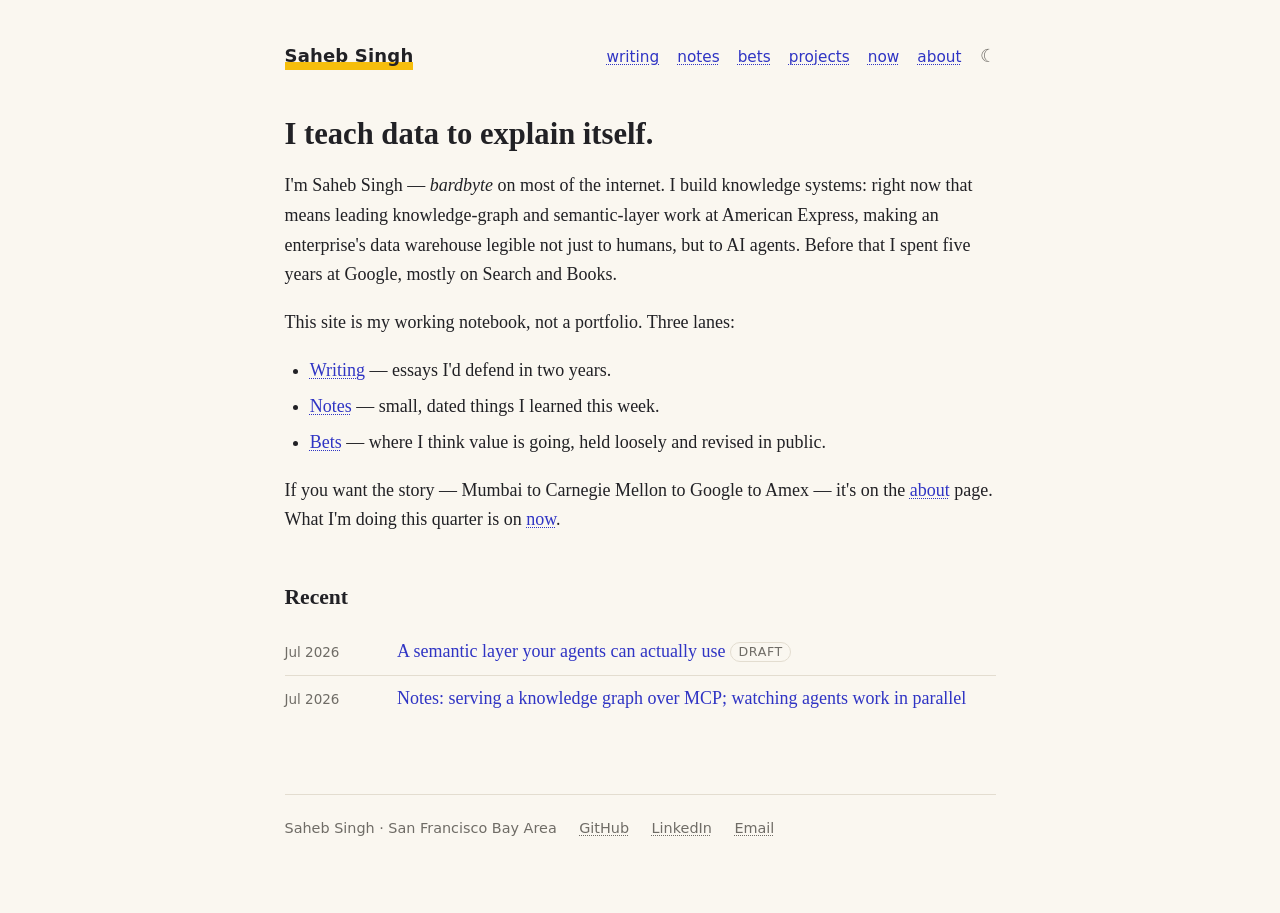
<file: index.html>
<!DOCTYPE html>
<html lang="en">

<head>
    <meta charset="UTF-8">
    <meta name="viewport" content="width=device-width, initial-scale=1">
    <title>Saheb Singh</title>
    <meta name="description"
        content="Saheb Singh (bardbyte). I build knowledge systems — semantic layers and knowledge graphs that make enterprise data legible to humans and AI agents. Essays, notes, and bets.">
    <link rel="canonical" href="https://bardbyte.github.io/">
    <meta property="og:title" content="Saheb Singh">
    <meta property="og:description"
        content="Essays, notes, and bets from an engineer building knowledge systems for humans and AI agents.">
    <meta property="og:url" content="https://bardbyte.github.io/">
    <meta property="og:type" content="website">
    <link rel="icon" type="image/svg+xml" href="./assets/favicon.svg">
    <link rel="stylesheet" href="./style.css">
    <script>(function () { var t = localStorage.getItem('theme'); if (t === 'dark' || (!t && window.matchMedia('(prefers-color-scheme: dark)').matches)) document.documentElement.classList.add('dark'); })();</script>
</head>

<body>
    <div class="page">
        <header class="site-header">
            <a class="wordmark" href="./">Saheb Singh</a>
            <nav class="site-nav" aria-label="Site">
                <a href="./writing/">writing</a>
                <a href="./notes/">notes</a>
                <a href="./bets/">bets</a>
                <a href="./projects/">projects</a>
                <a href="./now/">now</a>
                <a href="./about/">about</a>
                <button id="theme-toggle" type="button" aria-label="Switch theme">☾</button>
            </nav>
        </header>

        <main>
            <h1>I teach data to explain itself.</h1>

            <p>I'm Saheb Singh — <em>bardbyte</em> on most of the internet. I build knowledge
                systems: right now that means leading knowledge-graph and semantic-layer work at
                American Express, making an enterprise's data warehouse legible not just to
                humans, but to AI agents. Before that I spent five years at Google, mostly on
                Search and Books.</p>

            <p>This site is my working notebook, not a portfolio. Three lanes:</p>

            <ul>
                <li><a href="./writing/">Writing</a> — essays I'd defend in two years.</li>
                <li><a href="./notes/">Notes</a> — small, dated things I learned this week.</li>
                <li><a href="./bets/">Bets</a> — where I think value is going, held loosely and
                    revised in public.</li>
            </ul>

            <p>If you want the story — Mumbai to Carnegie Mellon to Google to Amex — it's on the
                <a href="./about/">about</a> page. What I'm doing this quarter is on
                <a href="./now/">now</a>.</p>

            <h2>Recent</h2>
            <ul class="post-list">
                <li>
                    <span class="date">Jul 2026</span>
                    <span><a href="./writing/semantic-layer-for-agents.html">A semantic layer your agents can actually use</a>
                        <span class="status-tag">draft</span></span>
                </li>
                <li>
                    <span class="date">Jul 2026</span>
                    <span><a href="./notes/">Notes: serving a knowledge graph over MCP; watching agents work in parallel</a></span>
                </li>
            </ul>
        </main>

        <footer class="site-footer">
            <span>Saheb Singh · San Francisco Bay Area</span>
            <a href="https://github.com/bardbyte">GitHub</a>
            <a href="https://linkedin.com/in/ssg">LinkedIn</a>
            <a href="mailto:sahebsinghgandh@gmail.com">Email</a>
        </footer>
    </div>
    <script src="./theme-toggle.js" defer></script>
</body>

</html>
</file>
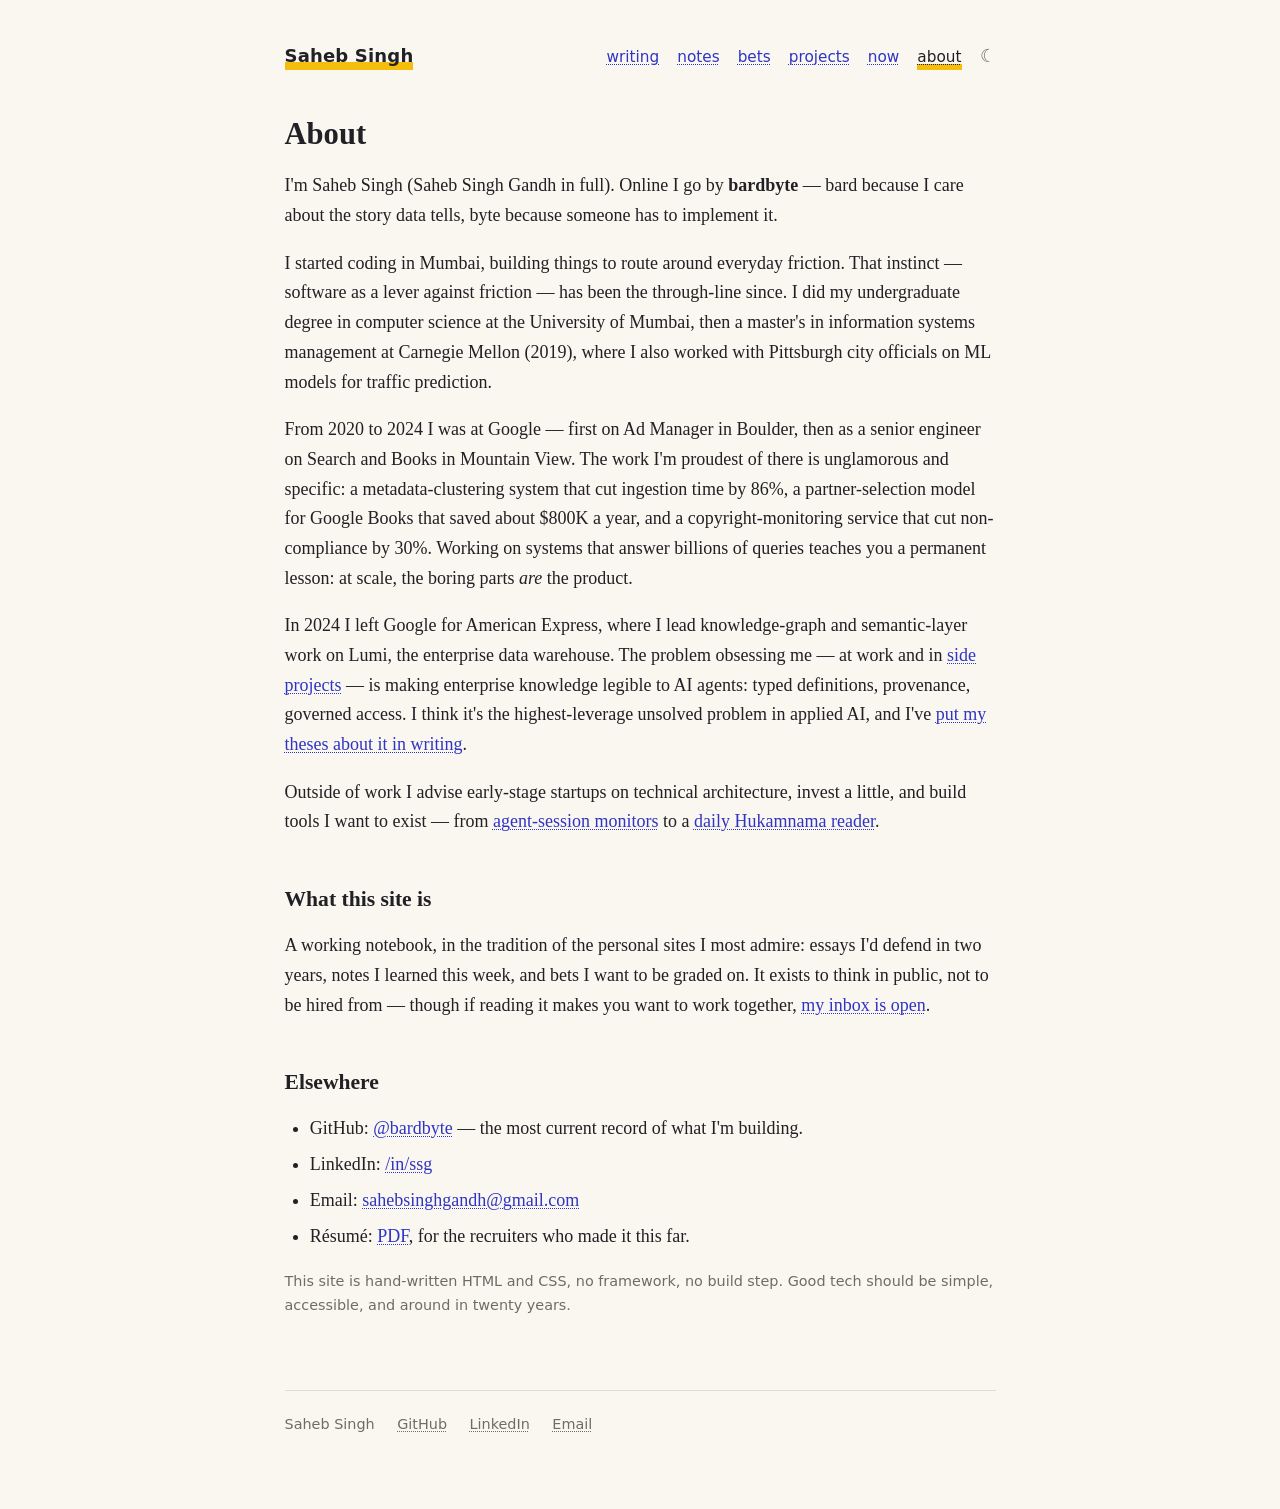
<file: about/index.html>
<!DOCTYPE html>
<html lang="en">

<head>
    <meta charset="UTF-8">
    <meta name="viewport" content="width=device-width, initial-scale=1">
    <title>About · Saheb Singh</title>
    <meta name="description" content="Saheb Singh (bardbyte) — engineer building knowledge systems. Mumbai → Carnegie Mellon → Google Search & Books → American Express.">
    <link rel="canonical" href="https://bardbyte.github.io/about/">
    <link rel="icon" type="image/svg+xml" href="../assets/favicon.svg">
    <link rel="stylesheet" href="../style.css">
    <script>(function () { var t = localStorage.getItem('theme'); if (t === 'dark' || (!t && window.matchMedia('(prefers-color-scheme: dark)').matches)) document.documentElement.classList.add('dark'); })();</script>
</head>

<body>
    <div class="page">
        <header class="site-header">
            <a class="wordmark" href="../">Saheb Singh</a>
            <nav class="site-nav" aria-label="Site">
                <a href="../writing/">writing</a>
                <a href="../notes/">notes</a>
                <a href="../bets/">bets</a>
                <a href="../projects/">projects</a>
                <a href="../now/">now</a>
                <a href="./" aria-current="page">about</a>
                <button id="theme-toggle" type="button" aria-label="Switch theme">☾</button>
            </nav>
        </header>

        <main>
            <h1>About</h1>

            <p>I'm Saheb Singh (Saheb Singh Gandh in full). Online I go by
                <strong>bardbyte</strong> — bard because I care about the story data tells, byte
                because someone has to implement it.</p>

            <p>I started coding in Mumbai, building things to route around everyday friction. That
                instinct — software as a lever against friction — has been the through-line
                since. I did my undergraduate degree in computer science at the University of
                Mumbai, then a master's in information systems management at Carnegie Mellon
                (2019), where I also worked with Pittsburgh city officials on ML models for
                traffic prediction.</p>

            <p>From 2020 to 2024 I was at Google — first on Ad Manager in Boulder, then as a
                senior engineer on Search and Books in Mountain View. The work I'm proudest of
                there is unglamorous and specific: a metadata-clustering system that cut
                ingestion time by 86%, a partner-selection model for Google Books that saved
                about $800K a year, and a copyright-monitoring service that cut non-compliance by
                30%. Working on systems that answer billions of queries teaches you a permanent
                lesson: at scale, the boring parts <em>are</em> the product.</p>

            <p>In 2024 I left Google for American Express, where I lead knowledge-graph and
                semantic-layer work on Lumi, the enterprise data warehouse. The problem obsessing
                me — at work and in <a href="../projects/">side projects</a> — is making
                enterprise knowledge legible to AI agents: typed definitions, provenance,
                governed access. I think it's the highest-leverage unsolved problem in applied
                AI, and I've <a href="../bets/">put my theses about it in writing</a>.</p>

            <p>Outside of work I advise early-stage startups on technical architecture, invest a
                little, and build tools I want to exist — from
                <a href="https://github.com/bardbyte/ClaudeWatch">agent-session monitors</a> to a
                <a href="https://github.com/bardbyte/hukam">daily Hukamnama reader</a>.</p>

            <h2>What this site is</h2>
            <p>A working notebook, in the tradition of the personal sites I most admire: essays I'd
                defend in two years, notes I learned this week, and bets I want to be graded on.
                It exists to think in public, not to be hired from — though if reading it makes
                you want to work together, <a href="mailto:sahebsinghgandh@gmail.com">my inbox is
                open</a>.</p>

            <h2>Elsewhere</h2>
            <ul>
                <li>GitHub: <a href="https://github.com/bardbyte">@bardbyte</a> — the most
                    current record of what I'm building.</li>
                <li>LinkedIn: <a href="https://linkedin.com/in/ssg">/in/ssg</a></li>
                <li>Email: <a href="mailto:sahebsinghgandh@gmail.com">sahebsinghgandh@gmail.com</a></li>
                <li>Résumé: <a href="../assets/saheb_resume.pdf">PDF</a>, for the recruiters who
                    made it this far.</li>
            </ul>

            <p class="meta">This site is hand-written HTML and CSS, no framework, no build step.
                Good tech should be simple, accessible, and around in twenty years.</p>
        </main>

        <footer class="site-footer">
            <span>Saheb Singh</span>
            <a href="https://github.com/bardbyte">GitHub</a>
            <a href="https://linkedin.com/in/ssg">LinkedIn</a>
            <a href="mailto:sahebsinghgandh@gmail.com">Email</a>
        </footer>
    </div>
    <script src="../theme-toggle.js" defer></script>
</body>

</html>
</file>
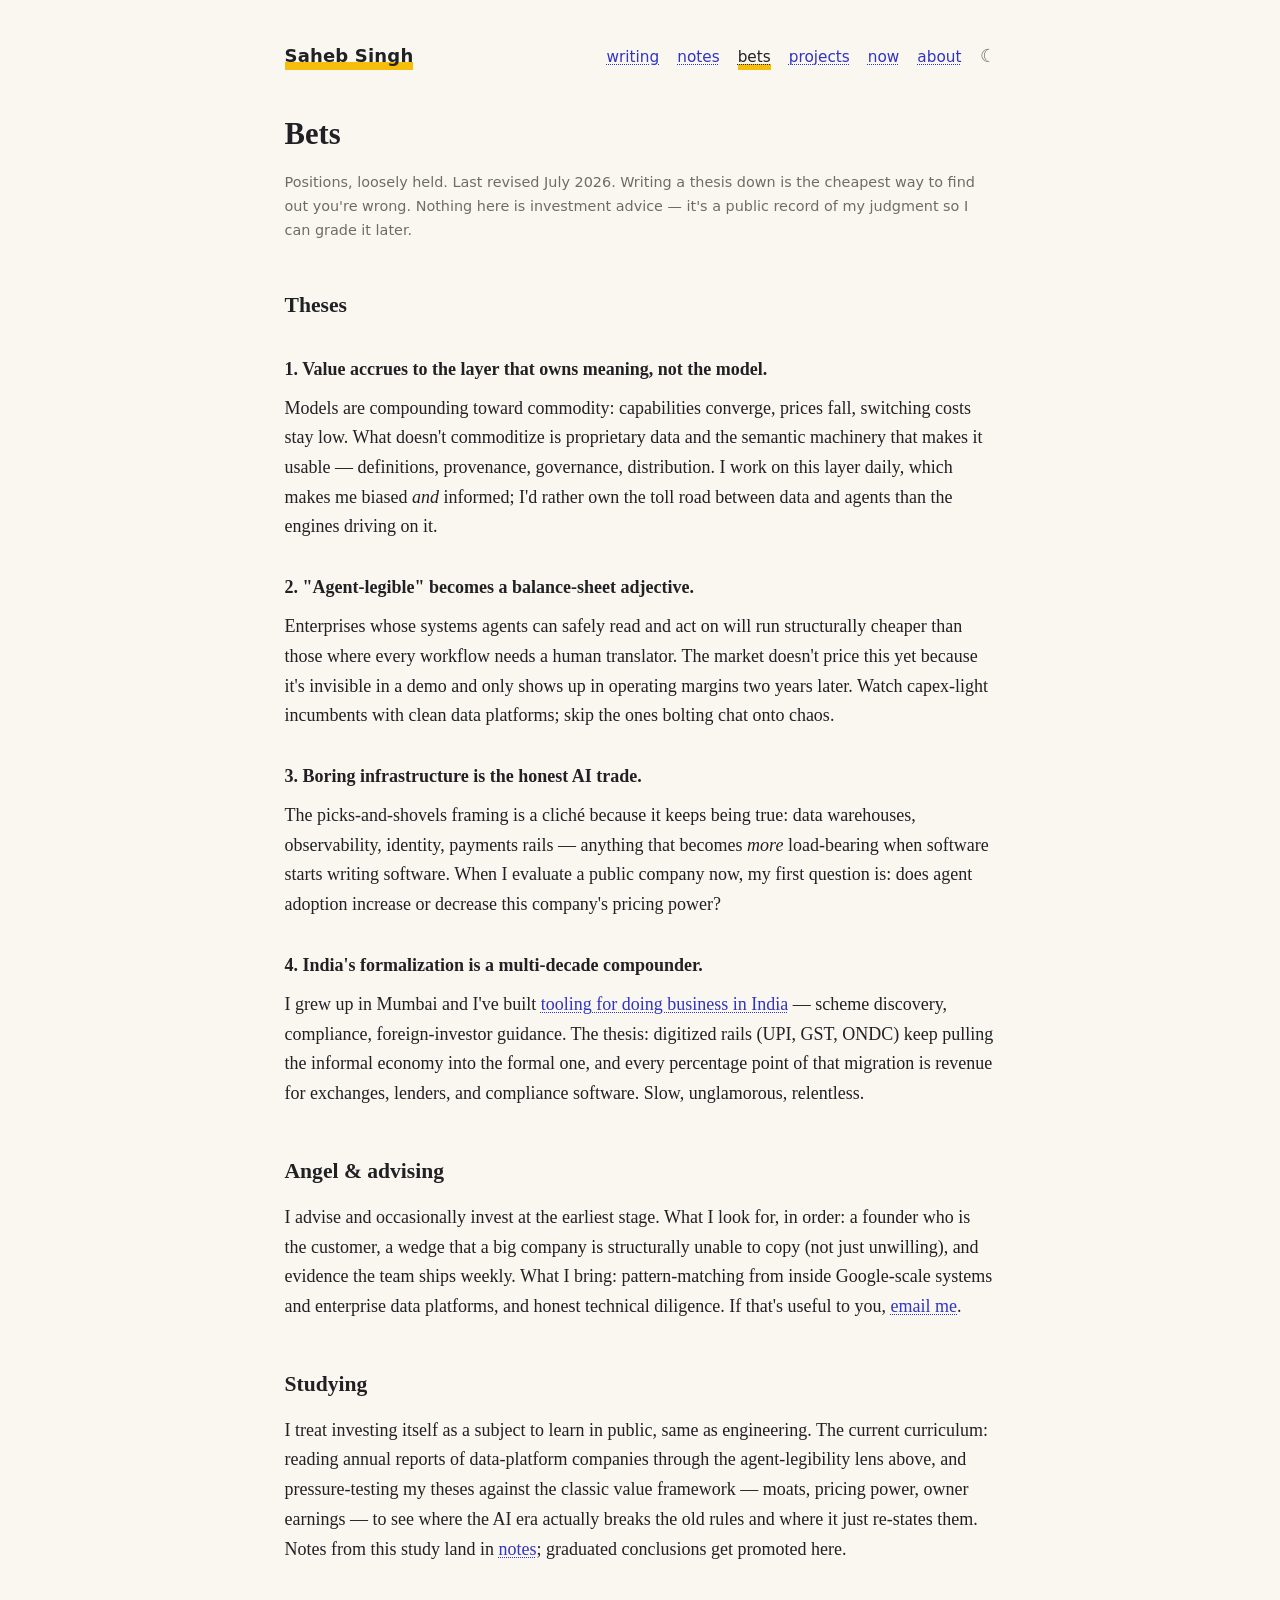
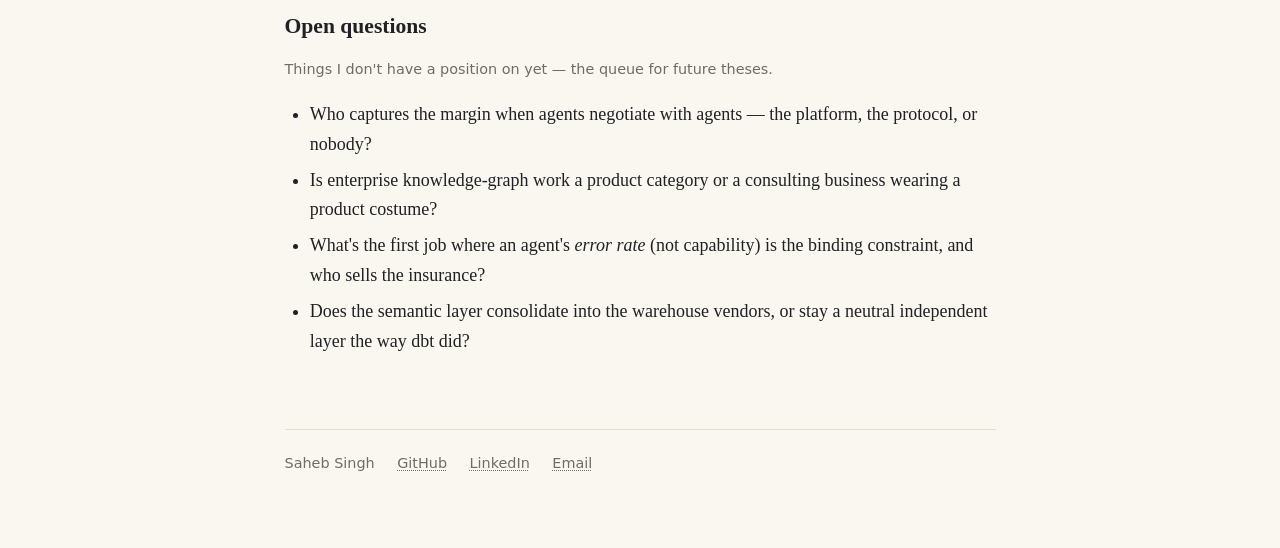
<file: bets/index.html>
<!DOCTYPE html>
<html lang="en">

<head>
    <meta charset="UTF-8">
    <meta name="viewport" content="width=device-width, initial-scale=1">
    <title>Bets · Saheb Singh</title>
    <meta name="description" content="Investment theses and open questions from Saheb Singh (bardbyte) — where value accrues in AI, held loosely and revised in public.">
    <link rel="canonical" href="https://bardbyte.github.io/bets/">
    <link rel="icon" type="image/svg+xml" href="../assets/favicon.svg">
    <link rel="stylesheet" href="../style.css">
    <script>(function () { var t = localStorage.getItem('theme'); if (t === 'dark' || (!t && window.matchMedia('(prefers-color-scheme: dark)').matches)) document.documentElement.classList.add('dark'); })();</script>
</head>

<body>
    <div class="page">
        <header class="site-header">
            <a class="wordmark" href="../">Saheb Singh</a>
            <nav class="site-nav" aria-label="Site">
                <a href="../writing/">writing</a>
                <a href="../notes/">notes</a>
                <a href="./" aria-current="page">bets</a>
                <a href="../projects/">projects</a>
                <a href="../now/">now</a>
                <a href="../about/">about</a>
                <button id="theme-toggle" type="button" aria-label="Switch theme">☾</button>
            </nav>
        </header>

        <main>
            <h1>Bets</h1>
            <p class="meta">Positions, loosely held. Last revised July 2026. Writing a thesis down
                is the cheapest way to find out you're wrong. Nothing here is investment advice —
                it's a public record of my judgment so I can grade it later.</p>

            <h2>Theses</h2>

            <h3>1. Value accrues to the layer that owns meaning, not the model.</h3>
            <p>Models are compounding toward commodity: capabilities converge, prices fall,
                switching costs stay low. What doesn't commoditize is proprietary data and the
                semantic machinery that makes it usable — definitions, provenance, governance,
                distribution. I work on this layer daily, which makes me biased <em>and</em>
                informed; I'd rather own the toll road between data and agents than the engines
                driving on it.</p>

            <h3>2. "Agent-legible" becomes a balance-sheet adjective.</h3>
            <p>Enterprises whose systems agents can safely read and act on will run structurally
                cheaper than those where every workflow needs a human translator. The market
                doesn't price this yet because it's invisible in a demo and only shows up in
                operating margins two years later. Watch capex-light incumbents with clean data
                platforms; skip the ones bolting chat onto chaos.</p>

            <h3>3. Boring infrastructure is the honest AI trade.</h3>
            <p>The picks-and-shovels framing is a cliché because it keeps being true: data
                warehouses, observability, identity, payments rails — anything that becomes
                <em>more</em> load-bearing when software starts writing software. When I evaluate
                a public company now, my first question is: does agent adoption increase or
                decrease this company's pricing power?</p>

            <h3>4. India's formalization is a multi-decade compounder.</h3>
            <p>I grew up in Mumbai and I've built <a href="https://github.com/bardbyte/saarthi-com">tooling
                for doing business in India</a> — scheme discovery, compliance, foreign-investor
                guidance. The thesis: digitized rails (UPI, GST, ONDC) keep pulling the informal
                economy into the formal one, and every percentage point of that migration is
                revenue for exchanges, lenders, and compliance software. Slow, unglamorous,
                relentless.</p>

            <h2>Angel &amp; advising</h2>
            <p>I advise and occasionally invest at the earliest stage. What I look for, in order:
                a founder who is the customer, a wedge that a big company is structurally unable
                to copy (not just unwilling), and evidence the team ships weekly. What I bring:
                pattern-matching from inside Google-scale systems and enterprise data platforms,
                and honest technical diligence. If that's useful to you,
                <a href="mailto:sahebsinghgandh@gmail.com">email me</a>.</p>

            <h2>Studying</h2>
            <p>I treat investing itself as a subject to learn in public, same as engineering. The
                current curriculum: reading annual reports of data-platform companies through the
                agent-legibility lens above, and pressure-testing my theses against the classic
                value framework — moats, pricing power, owner earnings — to see where the AI era
                actually breaks the old rules and where it just re-states them. Notes from this
                study land in <a href="../notes/">notes</a>; graduated conclusions get promoted
                here.</p>

            <h2>Open questions</h2>
            <p class="meta">Things I don't have a position on yet — the queue for future theses.</p>
            <ul>
                <li>Who captures the margin when agents negotiate with agents — the platform, the
                    protocol, or nobody?</li>
                <li>Is enterprise knowledge-graph work a product category or a consulting
                    business wearing a product costume?</li>
                <li>What's the first job where an agent's <em>error rate</em> (not capability)
                    is the binding constraint, and who sells the insurance?</li>
                <li>Does the semantic layer consolidate into the warehouse vendors, or stay a
                    neutral independent layer the way dbt did?</li>
            </ul>
        </main>

        <footer class="site-footer">
            <span>Saheb Singh</span>
            <a href="https://github.com/bardbyte">GitHub</a>
            <a href="https://linkedin.com/in/ssg">LinkedIn</a>
            <a href="mailto:sahebsinghgandh@gmail.com">Email</a>
        </footer>
    </div>
    <script src="../theme-toggle.js" defer></script>
</body>

</html>
</file>
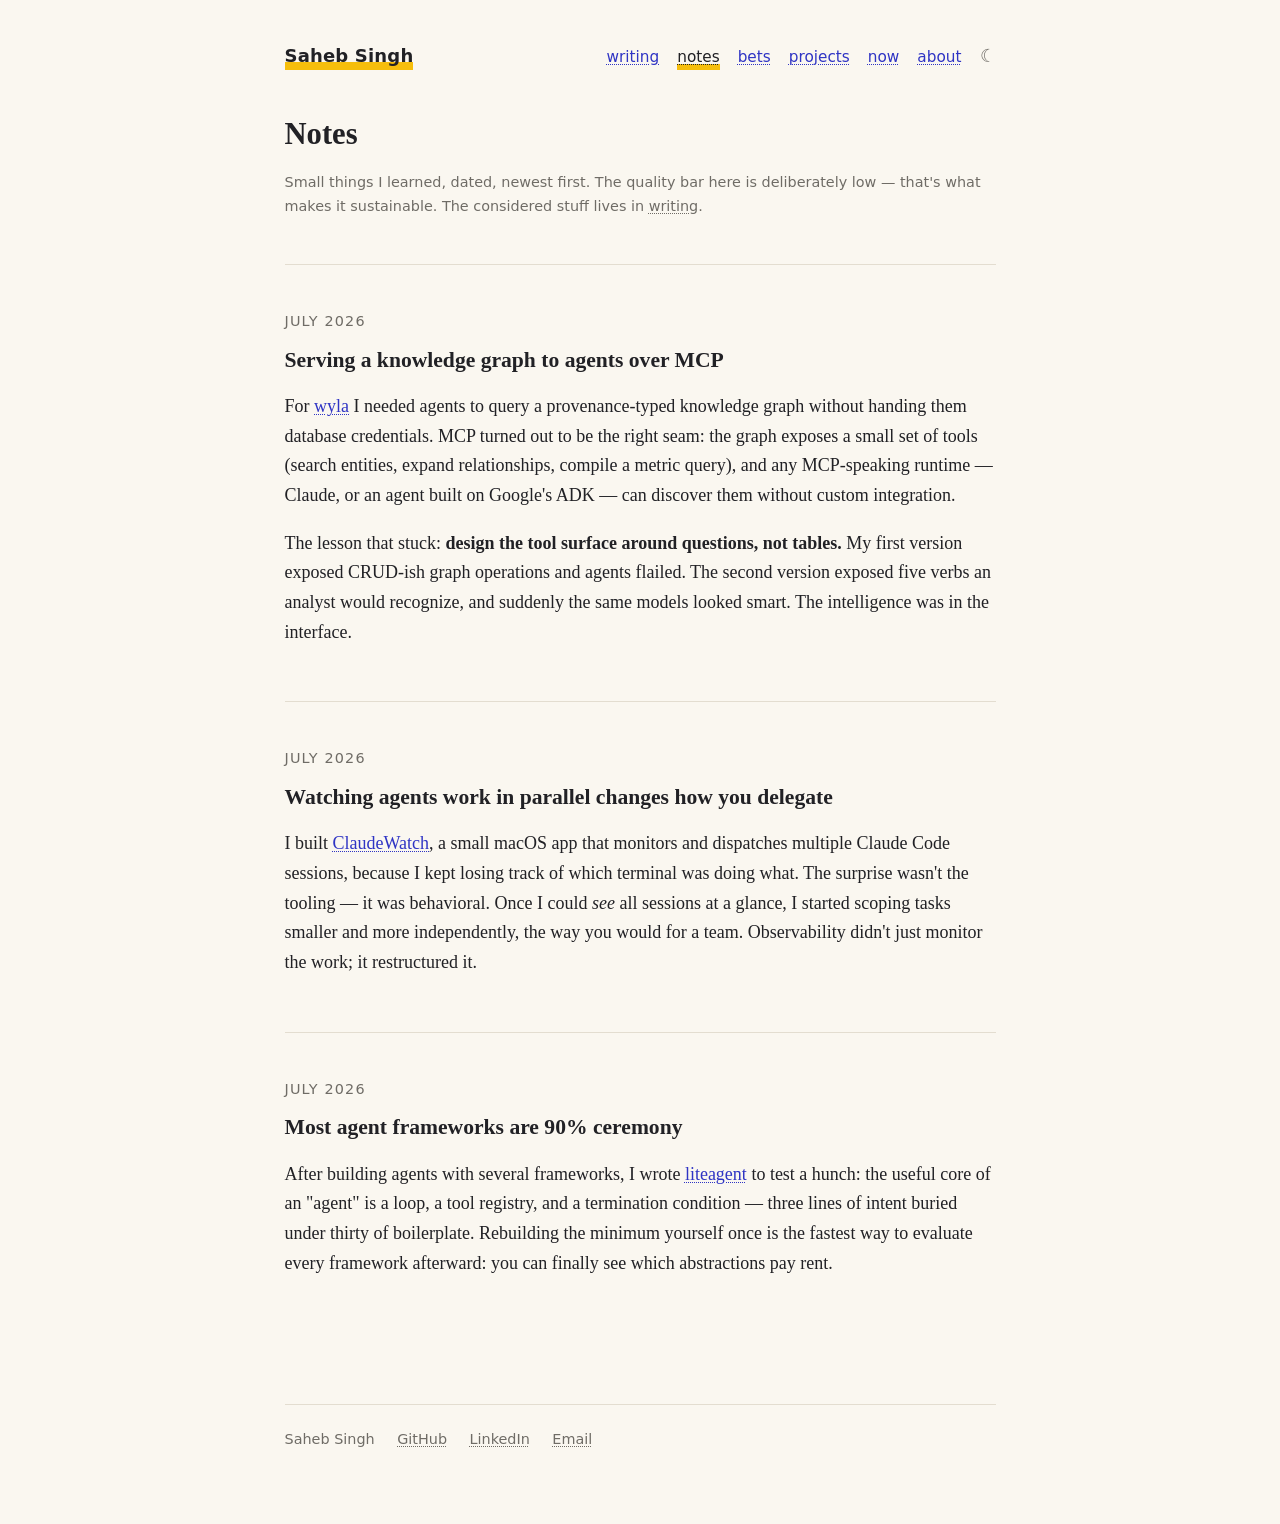
<file: notes/index.html>
<!DOCTYPE html>
<html lang="en">

<head>
    <meta charset="UTF-8">
    <meta name="viewport" content="width=device-width, initial-scale=1">
    <title>Notes · Saheb Singh</title>
    <meta name="description" content="Short, dated learnings from Saheb Singh (bardbyte) — TIL-style notes on AI agents, data, and building.">
    <link rel="canonical" href="https://bardbyte.github.io/notes/">
    <link rel="icon" type="image/svg+xml" href="../assets/favicon.svg">
    <link rel="stylesheet" href="../style.css">
    <script>(function () { var t = localStorage.getItem('theme'); if (t === 'dark' || (!t && window.matchMedia('(prefers-color-scheme: dark)').matches)) document.documentElement.classList.add('dark'); })();</script>
</head>

<body>
    <div class="page">
        <header class="site-header">
            <a class="wordmark" href="../">Saheb Singh</a>
            <nav class="site-nav" aria-label="Site">
                <a href="../writing/">writing</a>
                <a href="./" aria-current="page">notes</a>
                <a href="../bets/">bets</a>
                <a href="../projects/">projects</a>
                <a href="../now/">now</a>
                <a href="../about/">about</a>
                <button id="theme-toggle" type="button" aria-label="Switch theme">☾</button>
            </nav>
        </header>

        <main>
            <h1>Notes</h1>
            <p class="meta">Small things I learned, dated, newest first. The quality bar here is
                deliberately low — that's what makes it sustainable. The considered stuff lives in
                <a href="../writing/">writing</a>.</p>

            <hr>

            <section class="note">
                <p class="kicker">July 2026</p>
                <h2>Serving a knowledge graph to agents over MCP</h2>
                <p>For <a href="https://github.com/bardbyte/wyla">wyla</a> I needed agents to
                    query a provenance-typed knowledge graph without handing them database
                    credentials. MCP turned out to be the right seam: the graph exposes a small
                    set of tools (search entities, expand relationships, compile a metric query),
                    and any MCP-speaking runtime — Claude, or an agent built on Google's ADK —
                    can discover them without custom integration.</p>
                <p>The lesson that stuck: <strong>design the tool surface around questions, not
                    tables.</strong> My first version exposed CRUD-ish graph operations and
                    agents flailed. The second version exposed five verbs an analyst would
                    recognize, and suddenly the same models looked smart. The intelligence was in
                    the interface.</p>
            </section>

            <section class="note">
                <p class="kicker">July 2026</p>
                <h2>Watching agents work in parallel changes how you delegate</h2>
                <p>I built <a href="https://github.com/bardbyte/ClaudeWatch">ClaudeWatch</a>, a
                    small macOS app that monitors and dispatches multiple Claude Code sessions,
                    because I kept losing track of which terminal was doing what. The surprise
                    wasn't the tooling — it was behavioral. Once I could <em>see</em> all
                    sessions at a glance, I started scoping tasks smaller and more independently,
                    the way you would for a team. Observability didn't just monitor the work; it
                    restructured it.</p>
            </section>

            <section class="note">
                <p class="kicker">July 2026</p>
                <h2>Most agent frameworks are 90% ceremony</h2>
                <p>After building agents with several frameworks, I wrote
                    <a href="https://github.com/bardbyte/liteagent">liteagent</a> to test a
                    hunch: the useful core of an "agent" is a loop, a tool registry, and a
                    termination condition — three lines of intent buried under thirty of
                    boilerplate. Rebuilding the minimum yourself once is the fastest way to
                    evaluate every framework afterward: you can finally see which abstractions
                    pay rent.</p>
            </section>
        </main>

        <footer class="site-footer">
            <span>Saheb Singh</span>
            <a href="https://github.com/bardbyte">GitHub</a>
            <a href="https://linkedin.com/in/ssg">LinkedIn</a>
            <a href="mailto:sahebsinghgandh@gmail.com">Email</a>
        </footer>
    </div>
    <script src="../theme-toggle.js" defer></script>
</body>

</html>
</file>
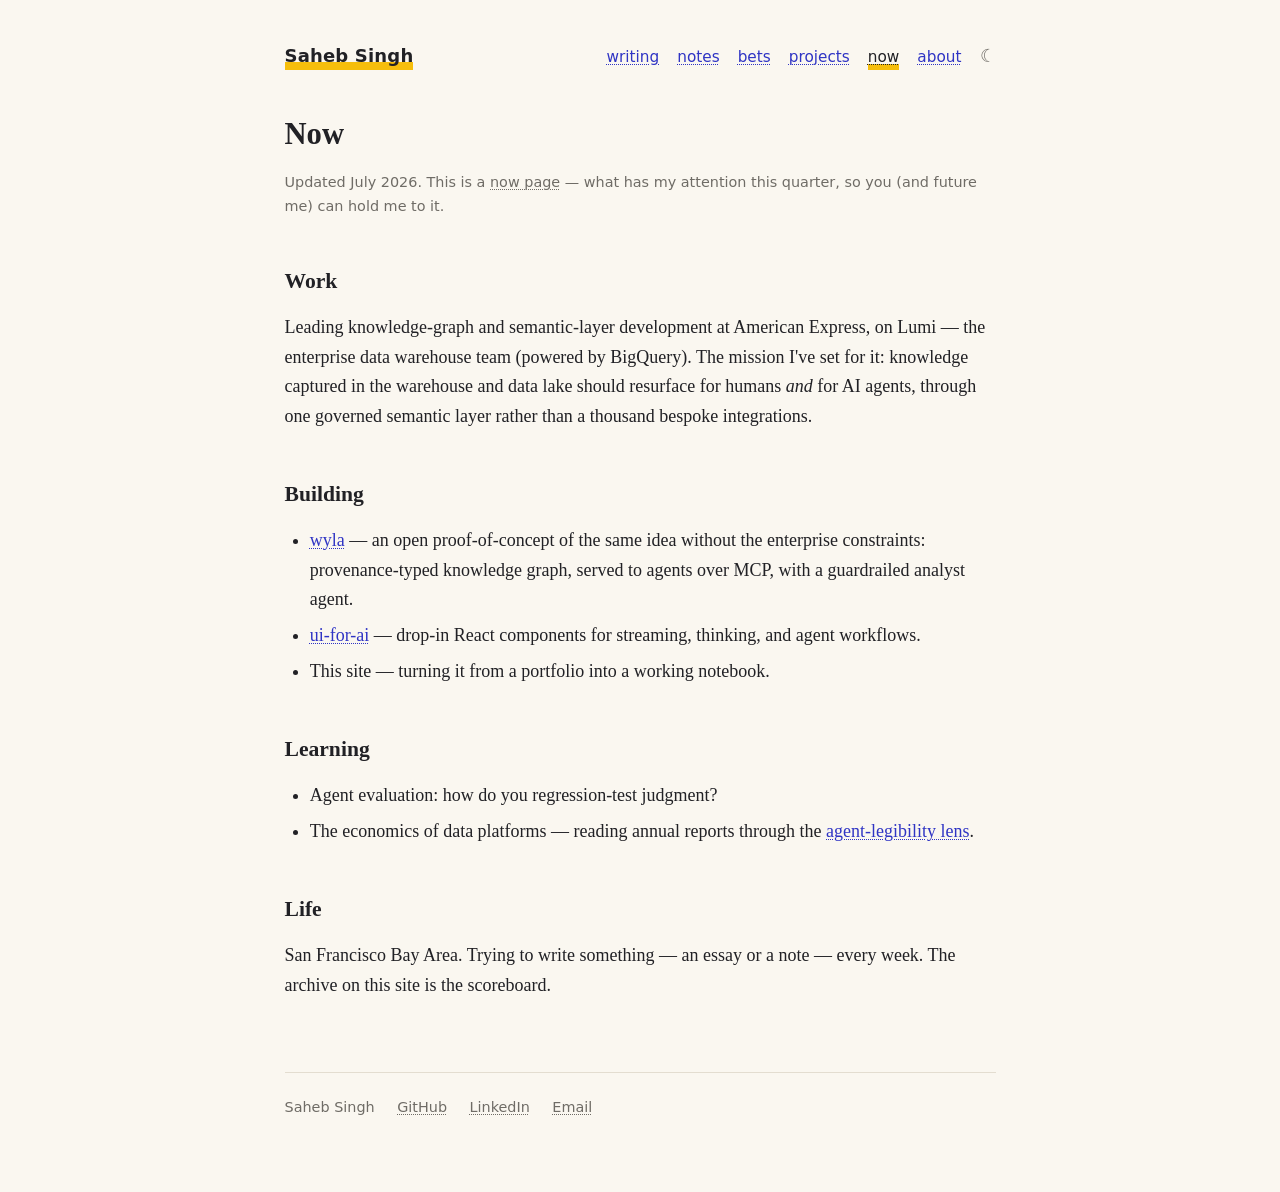
<file: now/index.html>
<!DOCTYPE html>
<html lang="en">

<head>
    <meta charset="UTF-8">
    <meta name="viewport" content="width=device-width, initial-scale=1">
    <title>Now · Saheb Singh</title>
    <meta name="description" content="What Saheb Singh (bardbyte) is focused on right now.">
    <link rel="canonical" href="https://bardbyte.github.io/now/">
    <link rel="icon" type="image/svg+xml" href="../assets/favicon.svg">
    <link rel="stylesheet" href="../style.css">
    <script>(function () { var t = localStorage.getItem('theme'); if (t === 'dark' || (!t && window.matchMedia('(prefers-color-scheme: dark)').matches)) document.documentElement.classList.add('dark'); })();</script>
</head>

<body>
    <div class="page">
        <header class="site-header">
            <a class="wordmark" href="../">Saheb Singh</a>
            <nav class="site-nav" aria-label="Site">
                <a href="../writing/">writing</a>
                <a href="../notes/">notes</a>
                <a href="../bets/">bets</a>
                <a href="../projects/">projects</a>
                <a href="./" aria-current="page">now</a>
                <a href="../about/">about</a>
                <button id="theme-toggle" type="button" aria-label="Switch theme">☾</button>
            </nav>
        </header>

        <main>
            <h1>Now</h1>
            <p class="meta">Updated July 2026. This is a <a href="https://nownownow.com/about">now
                page</a> — what has my attention this quarter, so you (and future me) can hold me
                to it.</p>

            <h2>Work</h2>
            <p>Leading knowledge-graph and semantic-layer development at American Express, on
                Lumi — the enterprise data warehouse team (powered by BigQuery). The mission I've
                set for it: knowledge captured in the warehouse and data lake should resurface
                for humans <em>and</em> for AI agents, through one governed semantic layer rather
                than a thousand bespoke integrations.</p>

            <h2>Building</h2>
            <ul>
                <li><a href="https://github.com/bardbyte/wyla">wyla</a> — an open
                    proof-of-concept of the same idea without the enterprise constraints:
                    provenance-typed knowledge graph, served to agents over MCP, with a
                    guardrailed analyst agent.</li>
                <li><a href="https://github.com/bardbyte/ui-for-ai">ui-for-ai</a> — drop-in React
                    components for streaming, thinking, and agent workflows.</li>
                <li>This site — turning it from a portfolio into a working notebook.</li>
            </ul>

            <h2>Learning</h2>
            <ul>
                <li>Agent evaluation: how do you regression-test judgment?</li>
                <li>The economics of data platforms — reading annual reports through the
                    <a href="../bets/">agent-legibility lens</a>.</li>
            </ul>

            <h2>Life</h2>
            <p>San Francisco Bay Area. Trying to write something — an essay or a note — every
                week. The archive on this site is the scoreboard.</p>
        </main>

        <footer class="site-footer">
            <span>Saheb Singh</span>
            <a href="https://github.com/bardbyte">GitHub</a>
            <a href="https://linkedin.com/in/ssg">LinkedIn</a>
            <a href="mailto:sahebsinghgandh@gmail.com">Email</a>
        </footer>
    </div>
    <script src="../theme-toggle.js" defer></script>
</body>

</html>
</file>
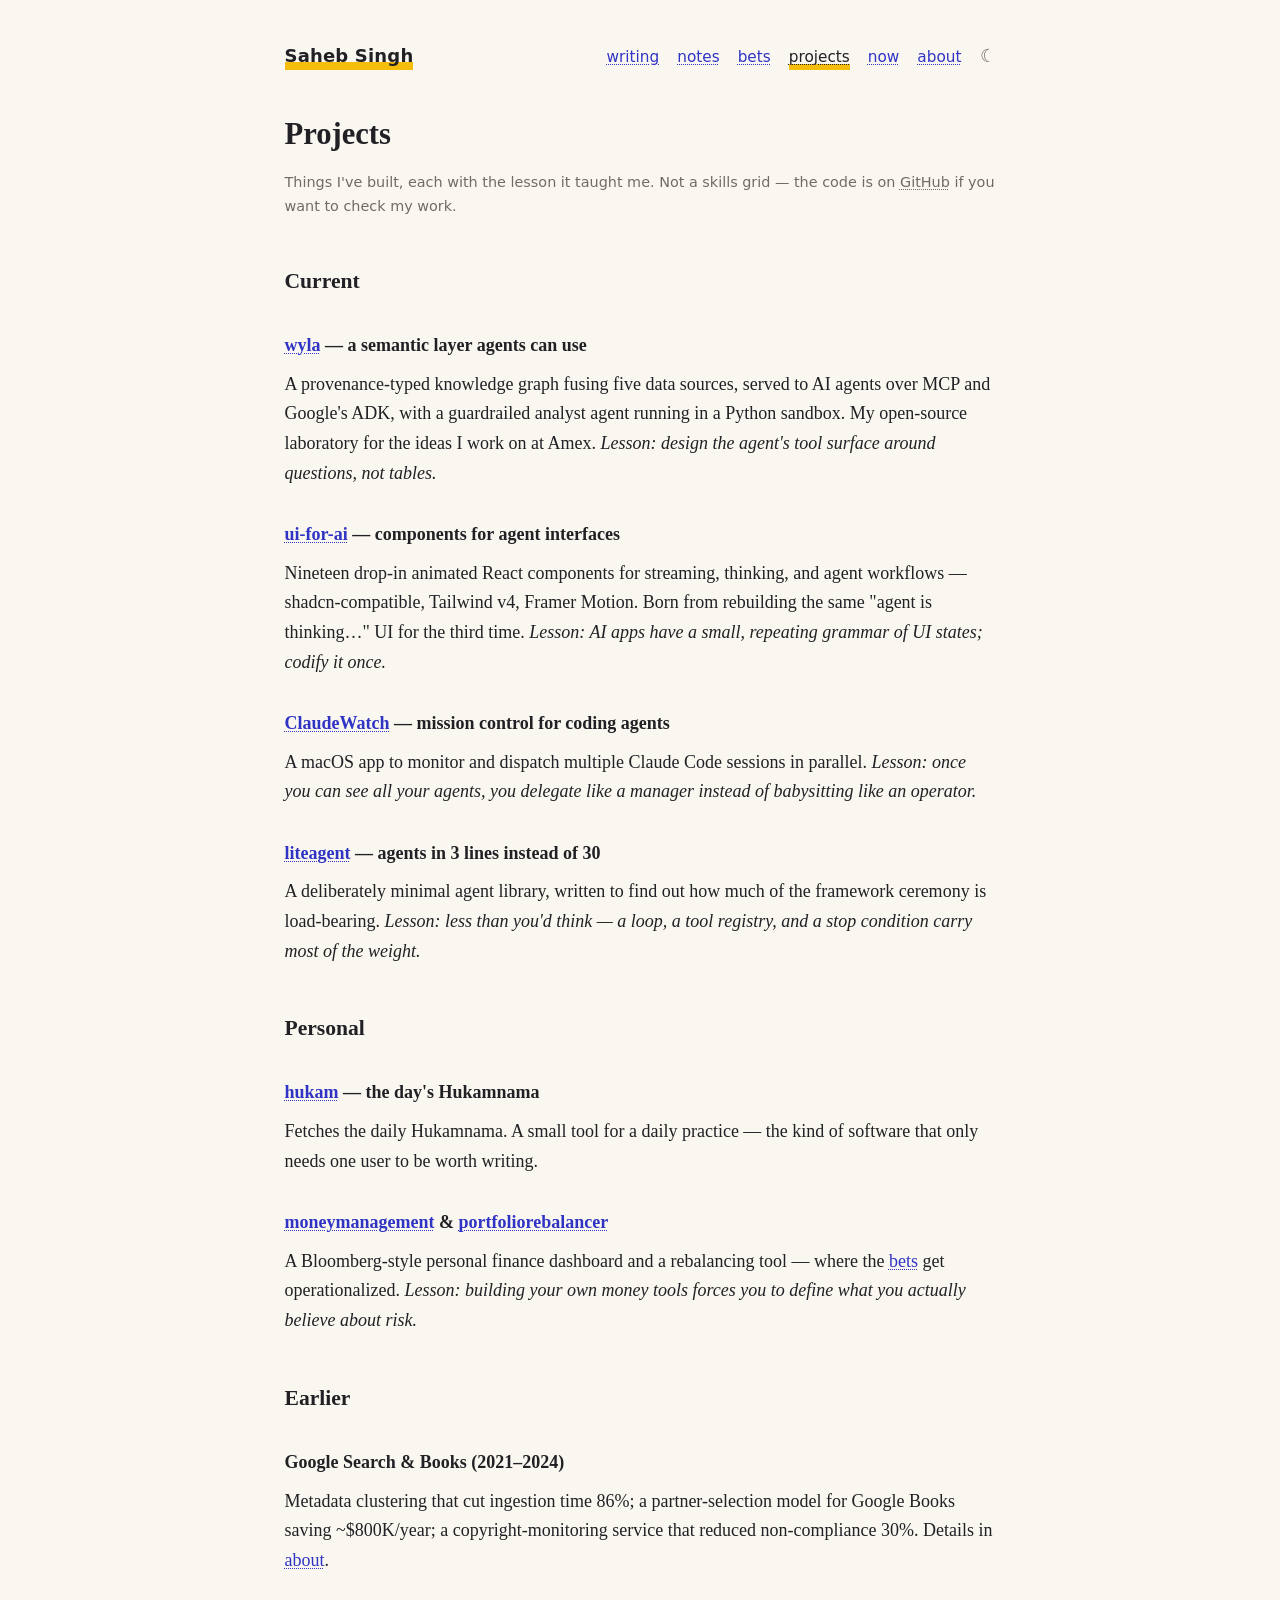
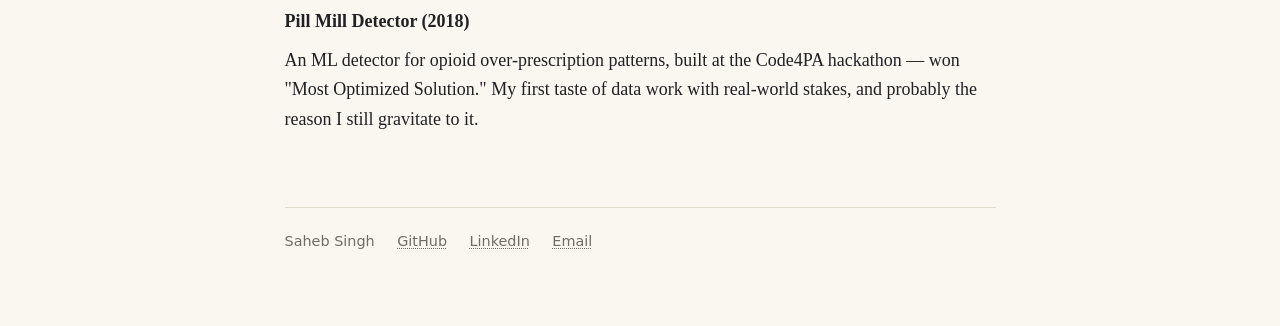
<file: projects/index.html>
<!DOCTYPE html>
<html lang="en">

<head>
    <meta charset="UTF-8">
    <meta name="viewport" content="width=device-width, initial-scale=1">
    <title>Projects · Saheb Singh</title>
    <meta name="description" content="Projects by Saheb Singh (bardbyte) — each one a write-up of what was built and what it taught.">
    <link rel="canonical" href="https://bardbyte.github.io/projects/">
    <link rel="icon" type="image/svg+xml" href="../assets/favicon.svg">
    <link rel="stylesheet" href="../style.css">
    <script>(function () { var t = localStorage.getItem('theme'); if (t === 'dark' || (!t && window.matchMedia('(prefers-color-scheme: dark)').matches)) document.documentElement.classList.add('dark'); })();</script>
</head>

<body>
    <div class="page">
        <header class="site-header">
            <a class="wordmark" href="../">Saheb Singh</a>
            <nav class="site-nav" aria-label="Site">
                <a href="../writing/">writing</a>
                <a href="../notes/">notes</a>
                <a href="../bets/">bets</a>
                <a href="./" aria-current="page">projects</a>
                <a href="../now/">now</a>
                <a href="../about/">about</a>
                <button id="theme-toggle" type="button" aria-label="Switch theme">☾</button>
            </nav>
        </header>

        <main>
            <h1>Projects</h1>
            <p class="meta">Things I've built, each with the lesson it taught me. Not a skills
                grid — the code is on <a href="https://github.com/bardbyte">GitHub</a> if you
                want to check my work.</p>

            <h2>Current</h2>

            <h3><a href="https://github.com/bardbyte/wyla">wyla</a> — a semantic layer agents can use</h3>
            <p>A provenance-typed knowledge graph fusing five data sources, served to AI agents
                over MCP and Google's ADK, with a guardrailed analyst agent running in a Python
                sandbox. My open-source laboratory for the ideas I work on at Amex.
                <em>Lesson: design the agent's tool surface around questions, not tables.</em></p>

            <h3><a href="https://github.com/bardbyte/ui-for-ai">ui-for-ai</a> — components for agent interfaces</h3>
            <p>Nineteen drop-in animated React components for streaming, thinking, and agent
                workflows — shadcn-compatible, Tailwind v4, Framer Motion. Born from rebuilding
                the same "agent is thinking…" UI for the third time.
                <em>Lesson: AI apps have a small, repeating grammar of UI states; codify it once.</em></p>

            <h3><a href="https://github.com/bardbyte/ClaudeWatch">ClaudeWatch</a> — mission control for coding agents</h3>
            <p>A macOS app to monitor and dispatch multiple Claude Code sessions in parallel.
                <em>Lesson: once you can see all your agents, you delegate like a manager instead
                of babysitting like an operator.</em></p>

            <h3><a href="https://github.com/bardbyte/liteagent">liteagent</a> — agents in 3 lines instead of 30</h3>
            <p>A deliberately minimal agent library, written to find out how much of the
                framework ceremony is load-bearing. <em>Lesson: less than you'd think — a loop, a
                tool registry, and a stop condition carry most of the weight.</em></p>

            <h2>Personal</h2>

            <h3><a href="https://github.com/bardbyte/hukam">hukam</a> — the day's Hukamnama</h3>
            <p>Fetches the daily Hukamnama. A small tool for a daily practice — the kind of
                software that only needs one user to be worth writing.</p>

            <h3><a href="https://github.com/bardbyte/moneymanagement">moneymanagement</a> &amp; <a href="https://github.com/bardbyte/portfoliorebalancer">portfoliorebalancer</a></h3>
            <p>A Bloomberg-style personal finance dashboard and a rebalancing tool — where the
                <a href="../bets/">bets</a> get operationalized. <em>Lesson: building your own
                money tools forces you to define what you actually believe about risk.</em></p>

            <h2>Earlier</h2>

            <h3>Google Search &amp; Books (2021–2024)</h3>
            <p>Metadata clustering that cut ingestion time 86%; a partner-selection model for
                Google Books saving ~$800K/year; a copyright-monitoring service that reduced
                non-compliance 30%. Details in <a href="../about/">about</a>.</p>

            <h3>Pill Mill Detector (2018)</h3>
            <p>An ML detector for opioid over-prescription patterns, built at the Code4PA
                hackathon — won "Most Optimized Solution." My first taste of data work with
                real-world stakes, and probably the reason I still gravitate to it.</p>
        </main>

        <footer class="site-footer">
            <span>Saheb Singh</span>
            <a href="https://github.com/bardbyte">GitHub</a>
            <a href="https://linkedin.com/in/ssg">LinkedIn</a>
            <a href="mailto:sahebsinghgandh@gmail.com">Email</a>
        </footer>
    </div>
    <script src="../theme-toggle.js" defer></script>
</body>

</html>
</file>
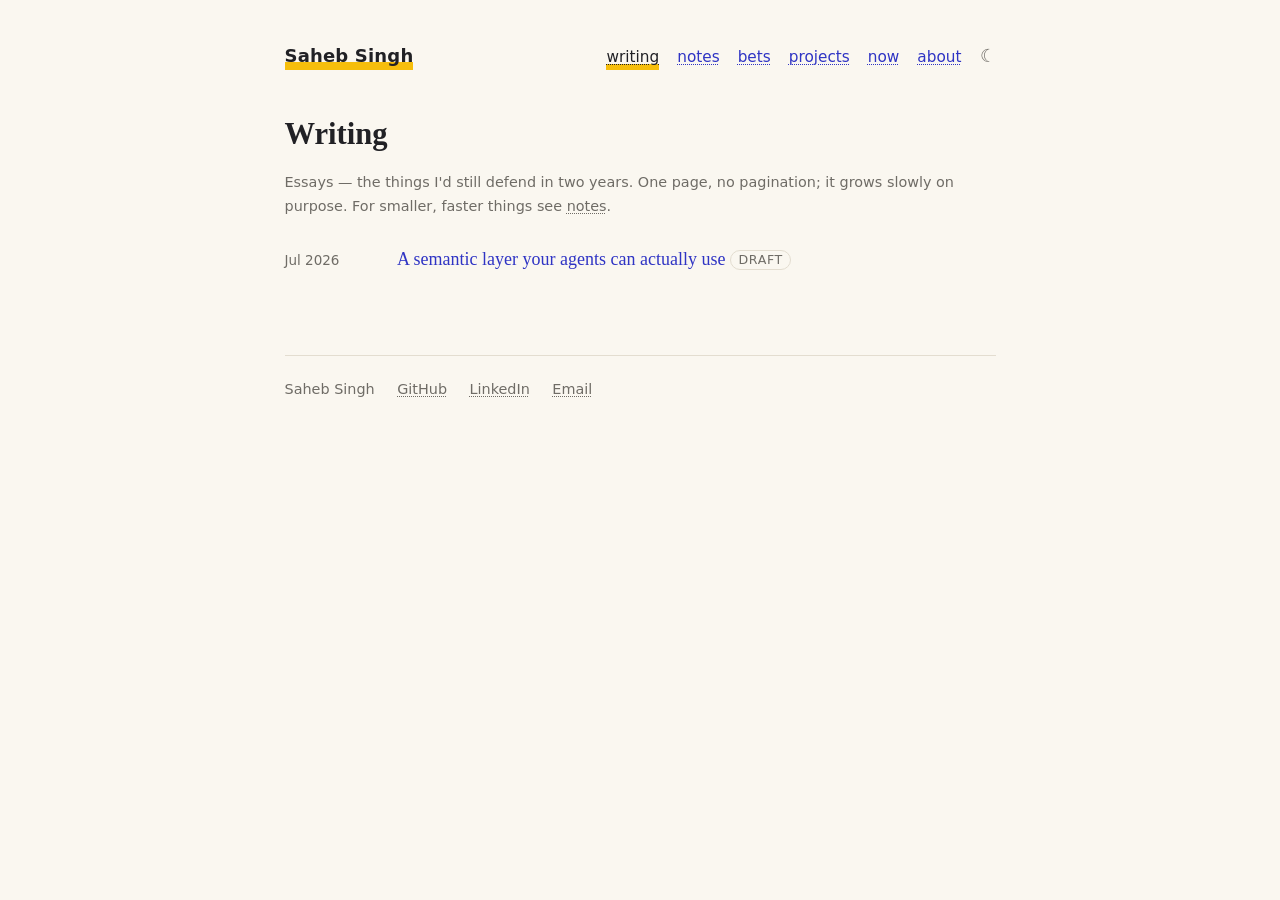
<file: writing/index.html>
<!DOCTYPE html>
<html lang="en">

<head>
    <meta charset="UTF-8">
    <meta name="viewport" content="width=device-width, initial-scale=1">
    <title>Writing · Saheb Singh</title>
    <meta name="description" content="Essays by Saheb Singh (bardbyte) on knowledge systems, AI agents, and enterprise data.">
    <link rel="canonical" href="https://bardbyte.github.io/writing/">
    <link rel="icon" type="image/svg+xml" href="../assets/favicon.svg">
    <link rel="stylesheet" href="../style.css">
    <script>(function () { var t = localStorage.getItem('theme'); if (t === 'dark' || (!t && window.matchMedia('(prefers-color-scheme: dark)').matches)) document.documentElement.classList.add('dark'); })();</script>
</head>

<body>
    <div class="page">
        <header class="site-header">
            <a class="wordmark" href="../">Saheb Singh</a>
            <nav class="site-nav" aria-label="Site">
                <a href="./" aria-current="page">writing</a>
                <a href="../notes/">notes</a>
                <a href="../bets/">bets</a>
                <a href="../projects/">projects</a>
                <a href="../now/">now</a>
                <a href="../about/">about</a>
                <button id="theme-toggle" type="button" aria-label="Switch theme">☾</button>
            </nav>
        </header>

        <main>
            <h1>Writing</h1>
            <p class="meta">Essays — the things I'd still defend in two years. One page, no
                pagination; it grows slowly on purpose. For smaller, faster things see
                <a href="../notes/">notes</a>.</p>

            <ul class="post-list">
                <li>
                    <span class="date">Jul 2026</span>
                    <span><a href="./semantic-layer-for-agents.html">A semantic layer your agents can actually use</a>
                        <span class="status-tag">draft</span></span>
                </li>
            </ul>
        </main>

        <footer class="site-footer">
            <span>Saheb Singh</span>
            <a href="https://github.com/bardbyte">GitHub</a>
            <a href="https://linkedin.com/in/ssg">LinkedIn</a>
            <a href="mailto:sahebsinghgandh@gmail.com">Email</a>
        </footer>
    </div>
    <script src="../theme-toggle.js" defer></script>
</body>

</html>
</file>
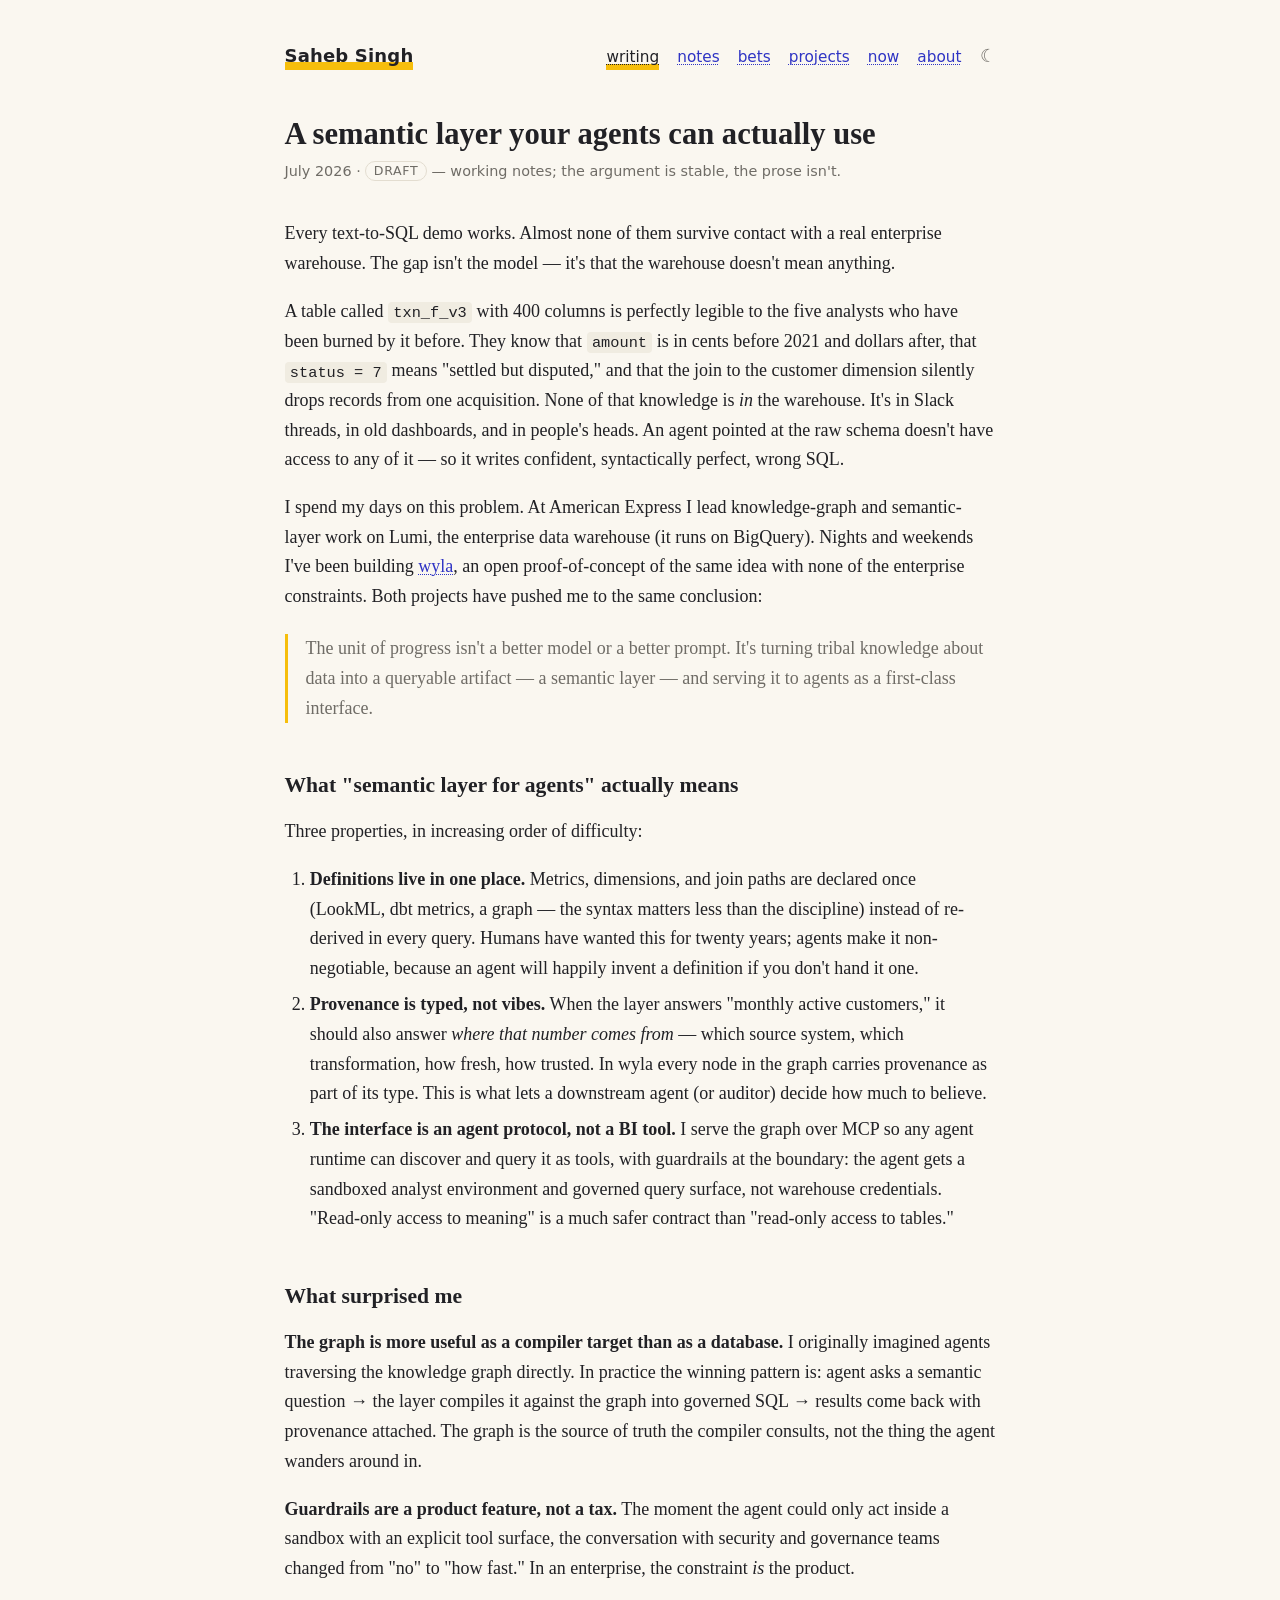
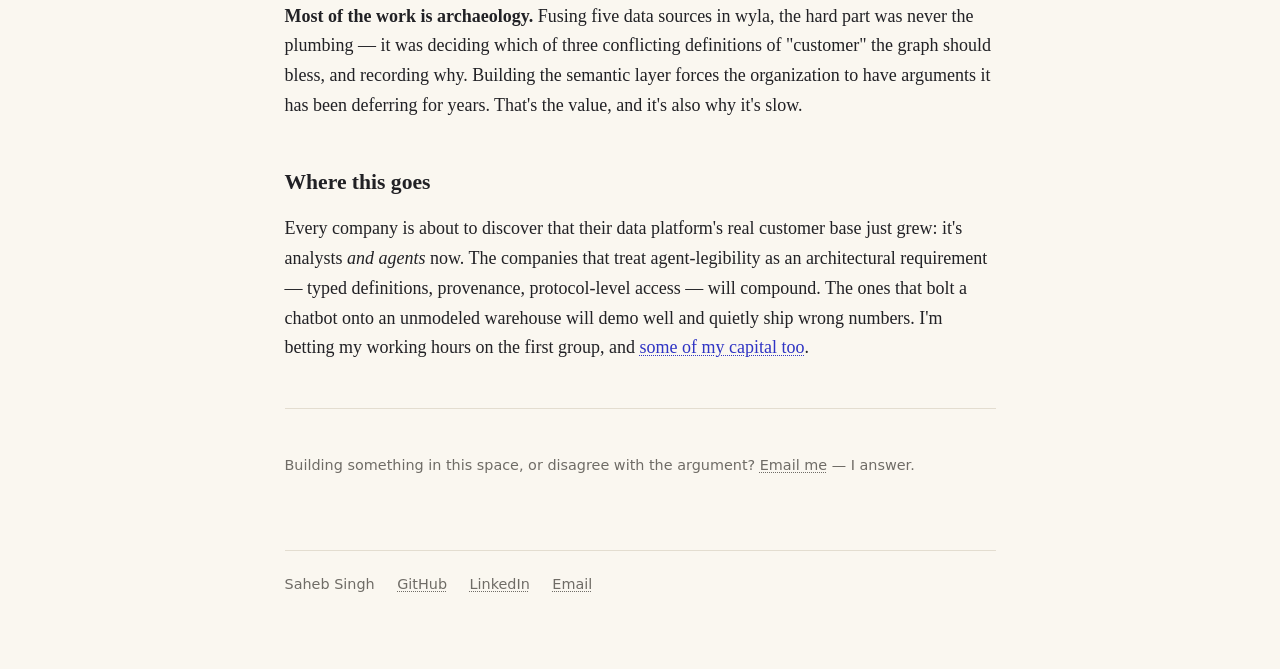
<file: writing/semantic-layer-for-agents.html>
<!DOCTYPE html>
<html lang="en">

<head>
    <meta charset="UTF-8">
    <meta name="viewport" content="width=device-width, initial-scale=1">
    <title>A semantic layer your agents can actually use · Saheb Singh</title>
    <meta name="description"
        content="Text-to-SQL demos fail in the enterprise because the warehouse has no meaning attached. What I've learned building knowledge graphs and semantic layers that AI agents can query safely.">
    <link rel="canonical" href="https://bardbyte.github.io/writing/semantic-layer-for-agents.html">
    <link rel="icon" type="image/svg+xml" href="../assets/favicon.svg">
    <link rel="stylesheet" href="../style.css">
    <script>(function () { var t = localStorage.getItem('theme'); if (t === 'dark' || (!t && window.matchMedia('(prefers-color-scheme: dark)').matches)) document.documentElement.classList.add('dark'); })();</script>
</head>

<body>
    <div class="page">
        <header class="site-header">
            <a class="wordmark" href="../">Saheb Singh</a>
            <nav class="site-nav" aria-label="Site">
                <a href="./" aria-current="page">writing</a>
                <a href="../notes/">notes</a>
                <a href="../bets/">bets</a>
                <a href="../projects/">projects</a>
                <a href="../now/">now</a>
                <a href="../about/">about</a>
                <button id="theme-toggle" type="button" aria-label="Switch theme">☾</button>
            </nav>
        </header>

        <main>
            <article>
                <div class="title-block">
                    <h1>A semantic layer your agents can actually use</h1>
                    <p class="meta">July 2026 · <span class="status-tag">draft</span> — working
                        notes; the argument is stable, the prose isn't.</p>
                </div>

                <p>Every text-to-SQL demo works. Almost none of them survive contact with a real
                    enterprise warehouse. The gap isn't the model — it's that the warehouse
                    doesn't mean anything.</p>

                <p>A table called <code>txn_f_v3</code> with 400 columns is perfectly legible to
                    the five analysts who have been burned by it before. They know that
                    <code>amount</code> is in cents before 2021 and dollars after, that
                    <code>status = 7</code> means "settled but disputed," and that the join to
                    the customer dimension silently drops records from one acquisition. None of
                    that knowledge is <em>in</em> the warehouse. It's in Slack threads, in old
                    dashboards, and in people's heads. An agent pointed at the raw schema doesn't
                    have access to any of it — so it writes confident, syntactically perfect,
                    wrong SQL.</p>

                <p>I spend my days on this problem. At American Express I lead knowledge-graph and
                    semantic-layer work on Lumi, the enterprise data warehouse (it runs on
                    BigQuery). Nights and weekends I've been building
                    <a href="https://github.com/bardbyte/wyla">wyla</a>, an open proof-of-concept
                    of the same idea with none of the enterprise constraints. Both projects have
                    pushed me to the same conclusion:</p>

                <blockquote>
                    <p>The unit of progress isn't a better model or a better prompt. It's turning
                        tribal knowledge about data into a queryable artifact — a semantic layer —
                        and serving it to agents as a first-class interface.</p>
                </blockquote>

                <h2>What "semantic layer for agents" actually means</h2>

                <p>Three properties, in increasing order of difficulty:</p>

                <ol>
                    <li><strong>Definitions live in one place.</strong> Metrics, dimensions, and
                        join paths are declared once (LookML, dbt metrics, a graph — the syntax
                        matters less than the discipline) instead of re-derived in every query.
                        Humans have wanted this for twenty years; agents make it non-negotiable,
                        because an agent will happily invent a definition if you don't hand it
                        one.</li>
                    <li><strong>Provenance is typed, not vibes.</strong> When the layer answers
                        "monthly active customers," it should also answer <em>where that number
                        comes from</em> — which source system, which transformation, how fresh,
                        how trusted. In wyla every node in the graph carries provenance as part
                        of its type. This is what lets a downstream agent (or auditor) decide how
                        much to believe.</li>
                    <li><strong>The interface is an agent protocol, not a BI tool.</strong> I
                        serve the graph over MCP so any agent runtime can discover and query it
                        as tools, with guardrails at the boundary: the agent gets a sandboxed
                        analyst environment and governed query surface, not warehouse
                        credentials. "Read-only access to meaning" is a much safer contract than
                        "read-only access to tables."</li>
                </ol>

                <h2>What surprised me</h2>

                <p><strong>The graph is more useful as a compiler target than as a database.</strong>
                    I originally imagined agents traversing the knowledge graph directly. In
                    practice the winning pattern is: agent asks a semantic question → the layer
                    compiles it against the graph into governed SQL → results come back with
                    provenance attached. The graph is the source of truth the compiler consults,
                    not the thing the agent wanders around in.</p>

                <p><strong>Guardrails are a product feature, not a tax.</strong> The moment the
                    agent could only act inside a sandbox with an explicit tool surface, the
                    conversation with security and governance teams changed from "no" to "how
                    fast." In an enterprise, the constraint <em>is</em> the product.</p>

                <p><strong>Most of the work is archaeology.</strong> Fusing five data sources in
                    wyla, the hard part was never the plumbing — it was deciding which of three
                    conflicting definitions of "customer" the graph should bless, and recording
                    why. Building the semantic layer forces the organization to have arguments it
                    has been deferring for years. That's the value, and it's also why it's
                    slow.</p>

                <h2>Where this goes</h2>

                <p>Every company is about to discover that their data platform's real customer
                    base just grew: it's analysts <em>and agents</em> now. The companies that
                    treat agent-legibility as an architectural requirement — typed definitions,
                    provenance, protocol-level access — will compound. The ones that bolt a
                    chatbot onto an unmodeled warehouse will demo well and quietly ship wrong
                    numbers. I'm betting my working hours on the first group, and
                    <a href="../bets/">some of my capital too</a>.</p>

                <hr>
                <p class="meta">Building something in this space, or disagree with the argument?
                    <a href="mailto:sahebsinghgandh@gmail.com">Email me</a> — I answer.</p>
            </article>
        </main>

        <footer class="site-footer">
            <span>Saheb Singh</span>
            <a href="https://github.com/bardbyte">GitHub</a>
            <a href="https://linkedin.com/in/ssg">LinkedIn</a>
            <a href="mailto:sahebsinghgandh@gmail.com">Email</a>
        </footer>
    </div>
    <script src="../theme-toggle.js" defer></script>
</body>

</html>
</file>
<file: style.css>
/* bardbyte.github.io — essay-minimal stylesheet.
   One column, ~70ch measure, typography does the work. */

:root {
    --bg: #faf7f0;            /* warm white, descendant of the old beige */
    --text: #212125;
    --muted: #6f6c66;
    --link: #2f34c4;          /* old accent blue, darkened for contrast */
    --accent: #f6be0c;        /* the yellow survives as a small mark */
    --rule: #e3ddd0;
    --code-bg: #f0ece1;
}

html.dark {
    --bg: #1c1c1e;
    --text: #e8e6e3;
    --muted: #98958f;
    --link: #a3abee;
    --accent: #f0b90b;
    --rule: #37363a;
    --code-bg: #2a2a2d;
}

* { box-sizing: border-box; }

html {
    font-size: 18px;
    -webkit-text-size-adjust: 100%;
}

body {
    margin: 0;
    background: var(--bg);
    color: var(--text);
    font-family: Charter, "Bitstream Charter", "Source Serif 4", Georgia, serif;
    line-height: 1.65;
    transition: background-color .2s ease, color .2s ease;
}

.page {
    max-width: 42rem;
    margin: 0 auto;
    padding: 1.5rem 1.25rem 4rem;
}

/* ---------- header / nav ---------- */

.site-header {
    display: flex;
    align-items: baseline;
    flex-wrap: wrap;
    gap: .5rem 1.25rem;
    padding: .75rem 0 2.5rem;
    font-family: ui-sans-serif, system-ui, sans-serif;
    font-size: .85rem;
}

.wordmark {
    font-weight: 700;
    font-size: 1rem;
    letter-spacing: .01em;
    color: var(--text) !important;
    text-decoration: none !important;
    box-shadow: inset 0 -.45em 0 0 var(--accent);
}

.site-nav {
    display: flex;
    flex-wrap: wrap;
    gap: 1rem;
    margin-left: auto;
    align-items: baseline;
}

.site-nav a {
    color: var(--muted);
    text-decoration: none;
}

.site-nav a:hover,
.site-nav a[aria-current="page"] {
    color: var(--text);
}

.site-nav a[aria-current="page"] {
    box-shadow: inset 0 -.4em 0 0 var(--accent);
}

#theme-toggle {
    background: none;
    border: none;
    padding: 0;
    cursor: pointer;
    font-size: 1rem;
    line-height: 1;
    color: var(--muted);
}

#theme-toggle:hover { color: var(--text); }

/* ---------- typography ---------- */

h1 {
    font-size: 1.7rem;
    line-height: 1.25;
    font-weight: 700;
    margin: 0 0 1rem;
}

h2 {
    font-size: 1.2rem;
    font-weight: 700;
    margin: 2.5rem 0 .75rem;
}

h3 {
    font-size: 1rem;
    font-weight: 700;
    margin: 1.75rem 0 .5rem;
}

p, ul, ol { margin: 0 0 1rem; }

ul, ol { padding-left: 1.4rem; }

li { margin-bottom: .35rem; }

a:any-link {
    color: var(--link);
    text-decoration: underline;
    text-decoration-style: dotted;
    text-decoration-thickness: 1px;
    text-underline-offset: 2px;
}

a:hover { text-decoration-style: solid; }

hr {
    border: 0;
    border-top: 1px solid var(--rule);
    margin: 2.5rem 0;
}

blockquote {
    margin: 1.25rem 0;
    padding-left: 1rem;
    border-left: 3px solid var(--accent);
    color: var(--muted);
}

code {
    font-family: ui-monospace, "SF Mono", Menlo, Consolas, monospace;
    font-size: .85em;
    background: var(--code-bg);
    padding: .1em .35em;
    border-radius: 4px;
}

pre {
    background: var(--code-bg);
    padding: 1rem;
    border-radius: 6px;
    overflow-x: auto;
    margin: 0 0 1rem;
}

pre code { background: none; padding: 0; }

/* ---------- meta text ---------- */

.meta {
    font-family: ui-sans-serif, system-ui, sans-serif;
    font-size: .8rem;
    color: var(--muted);
}

.meta a:any-link { color: var(--muted); }

.kicker {
    font-family: ui-sans-serif, system-ui, sans-serif;
    font-size: .8rem;
    letter-spacing: .08em;
    text-transform: uppercase;
    color: var(--muted);
    margin-bottom: .5rem;
}

.status-tag {
    font-family: ui-sans-serif, system-ui, sans-serif;
    font-size: .7rem;
    letter-spacing: .05em;
    text-transform: uppercase;
    color: var(--muted);
    border: 1px solid var(--rule);
    border-radius: 999px;
    padding: .1em .6em;
    white-space: nowrap;
    vertical-align: middle;
}

/* ---------- index lists (writing, projects) ---------- */

.post-list {
    list-style: none;
    padding: 0;
    margin: 0 0 1.5rem;
}

.post-list li {
    display: flex;
    align-items: baseline;
    gap: .75rem;
    padding: .45rem 0;
    margin: 0;
    border-bottom: 1px solid var(--rule);
}

.post-list li:last-child { border-bottom: 0; }

.post-list .date {
    font-family: ui-sans-serif, system-ui, sans-serif;
    font-size: .75rem;
    color: var(--muted);
    min-width: 5.5rem;
    flex-shrink: 0;
}

.post-list a { text-decoration: none; }
.post-list a:hover { text-decoration: underline; text-decoration-style: solid; }

/* ---------- notes stream ---------- */

.note {
    margin: 0 0 2.5rem;
    padding-bottom: 2rem;
    border-bottom: 1px solid var(--rule);
}

.note:last-of-type { border-bottom: 0; }

.note h2 { margin-top: 0; }

/* ---------- article ---------- */

article .title-block { margin-bottom: 2rem; }
article .title-block h1 { margin-bottom: .35rem; }

/* ---------- footer ---------- */

.site-footer {
    margin-top: 4rem;
    padding-top: 1.25rem;
    border-top: 1px solid var(--rule);
    font-family: ui-sans-serif, system-ui, sans-serif;
    font-size: .8rem;
    color: var(--muted);
    display: flex;
    flex-wrap: wrap;
    gap: .4rem 1.25rem;
}

.site-footer a:any-link { color: var(--muted); }

::selection { background: var(--accent); color: #212125; }

@media (max-width: 480px) {
    html { font-size: 17px; }
    .site-nav { margin-left: 0; }
    .post-list li { flex-direction: column; gap: 0; }
}
</file>
